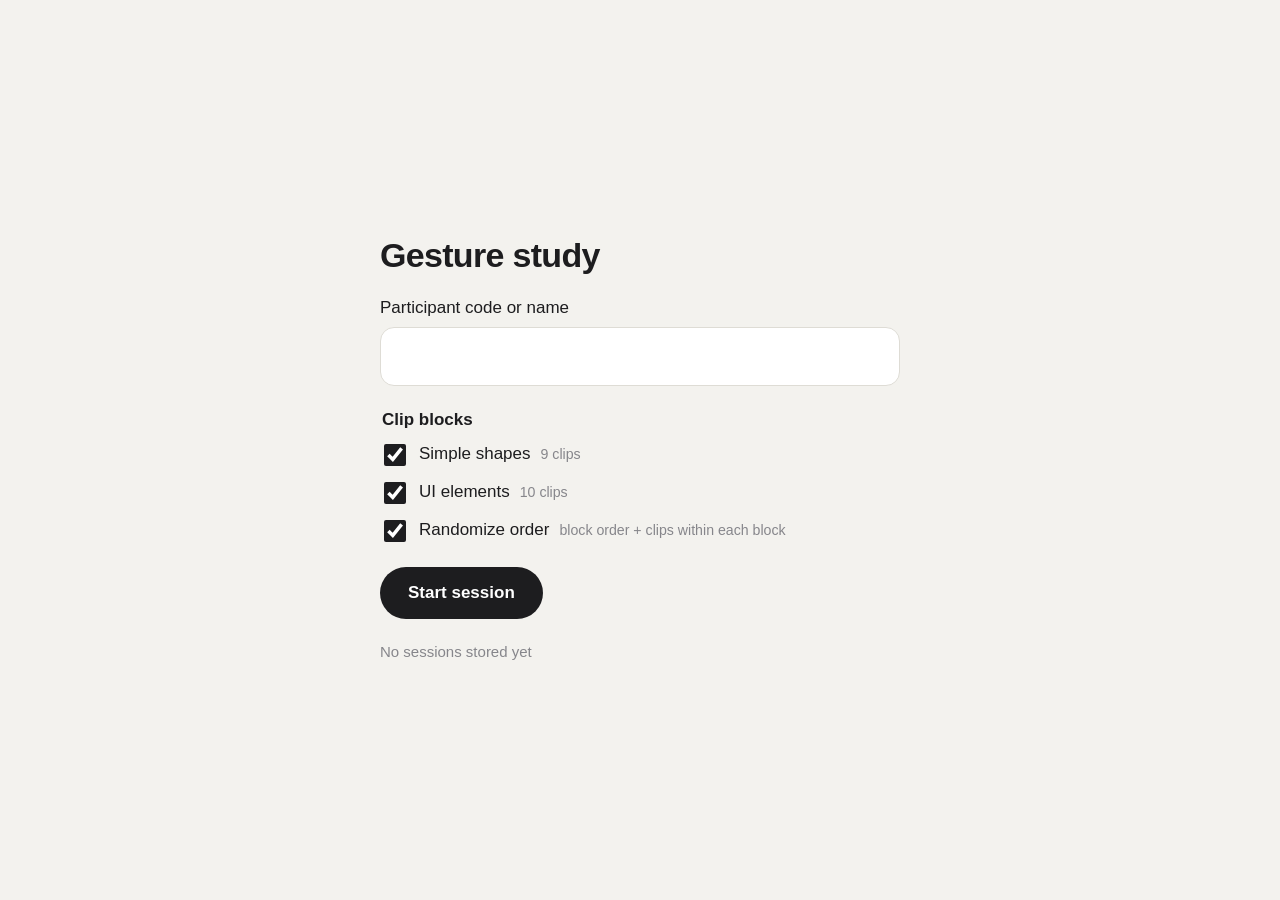
<file: index.html>
<!doctype html>
<html lang="en">
<head>
<meta charset="utf-8">
<meta name="viewport" content="width=device-width, initial-scale=1, maximum-scale=1, user-scalable=no, viewport-fit=cover">
<meta name="apple-mobile-web-app-capable" content="yes">
<meta name="mobile-web-app-capable" content="yes">
<meta name="apple-mobile-web-app-status-bar-style" content="default">
<meta name="apple-mobile-web-app-title" content="Gesture Study">
<meta name="theme-color" content="#f3f2ee">
<link rel="manifest" href="manifest.webmanifest">
<title>Gesture Study</title>
<link rel="stylesheet" href="styles.css">
</head>
<body class="kiosk">

<!-- Researcher setup -->
<section class="screen" id="entry">
  <form class="panel" id="entry-form">
    <h1>Gesture study</h1>
    <label class="text">Participant code or name
      <input id="subject" autocomplete="off" autocapitalize="characters" spellcheck="false" required>
    </label>
    <fieldset>
      <legend>Clip blocks</legend>
      <label class="check-row"><input type="checkbox" name="block" value="primitive" checked> Simple shapes <small data-count="primitive"></small></label>
      <label class="check-row"><input type="checkbox" name="block" value="ui" checked> UI elements <small data-count="ui"></small></label>
      <label class="check-row"><input type="checkbox" id="randomize" checked> Randomize order <small>block order + clips within each block</small></label>
    </fieldset>
    <div class="actions"><button type="submit">Start session</button></div>
    <div class="footer"><span id="stored"></span><button type="button" class="link" id="export-all" hidden>Export all</button></div>
  </form>
</section>

<!-- Hand-off: what the participant reads -->
<section class="screen" id="intro" hidden>
  <div class="panel">
    <h1>Thanks for helping out</h1>
    <p class="big">You'll watch a series of short animations. For each one, draw a gesture you would use to describe that motion to someone else, like a collaborator or an AI tool.</p>
    <p>There are no right answers. Draw while it plays or after, and use as many strokes as you need. Tap <b>Next</b> when you're happy with your drawing.</p>
    <div class="actions"><button id="begin">Begin</button></div>
  </div>
</section>

<section class="screen" id="trial" hidden>
  <div class="trial-top">
    <div class="progress"><div class="progress-bar"><i id="progress-fill"></i></div><span id="progress-text"></span></div>
  </div>
  <div class="stage-wrap" id="stage-wrap">
    <div class="stage" id="stage"></div>
    <button class="replay" id="replay">↺ Replay</button>
  </div>
  <div class="canvas-wrap" id="canvas-wrap">
    <div class="canvas-hint" id="hint">Draw here</div>
    <canvas id="canvas"></canvas>
  </div>
  <div class="trial-bottom">
    <button class="secondary" id="clear" disabled>Clear</button>
    <button id="next" disabled>Next</button>
  </div>
</section>

<section class="screen" id="end" hidden>
  <div class="panel">
    <h1>All done — thank you!</h1>
    <p class="big">Please hand the iPad back to the researcher.</p>
    <div class="actions" style="margin-top:40px">
      <button id="export" disabled>Export data</button>
      <button class="secondary" id="new-session">New session</button>
    </div>
    <p id="export-status" style="color:var(--muted);font-size:15px"></p>
  </div>
</section>

<script src="clips.js"></script>
<script src="app.js"></script>
</body>
</html>
</file>
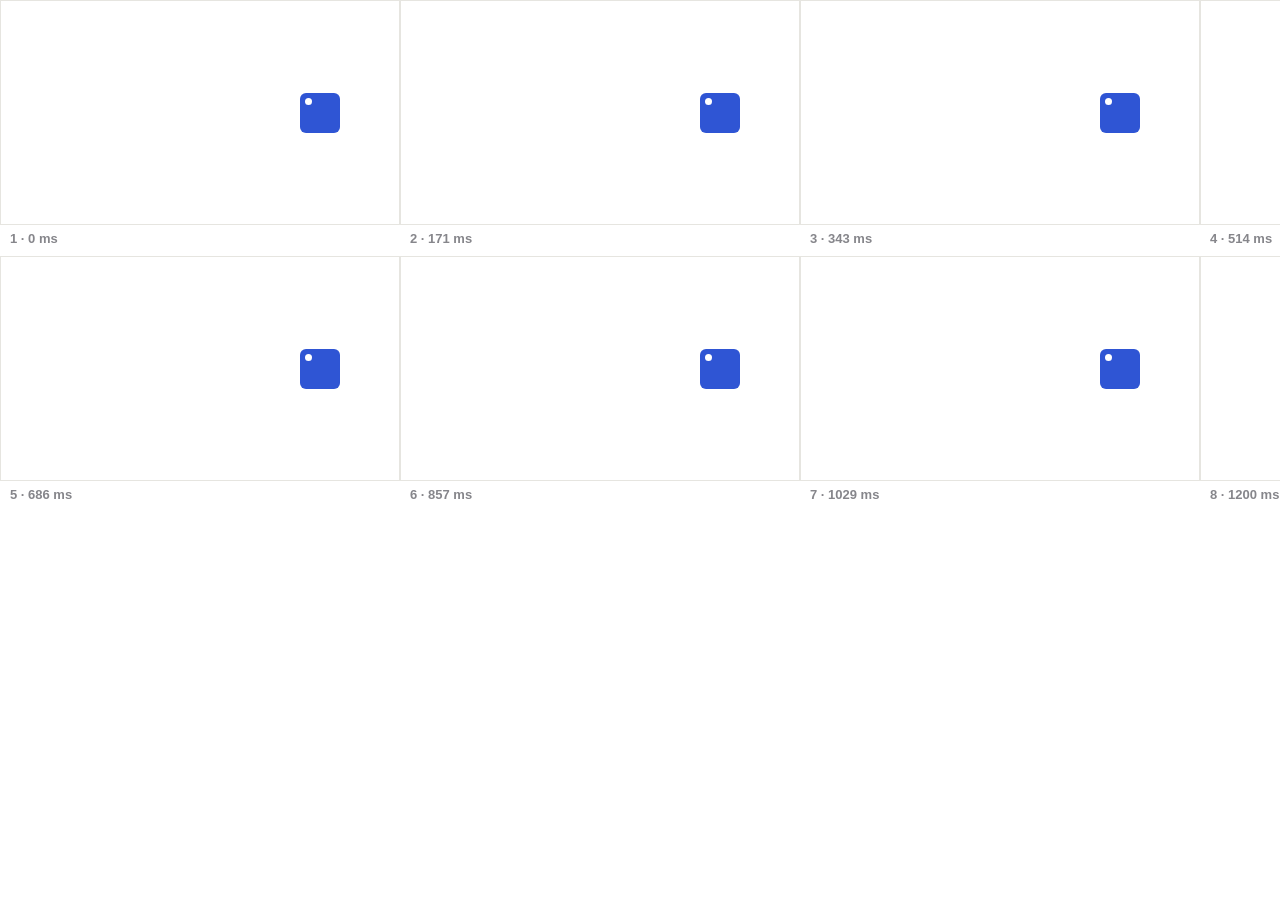
<file: filmstrip.html>
<!doctype html>
<!-- Renders one clip as a strip of stills, for showing the motion to a model that can't watch video.
     filmstrip.html?clip=<clip id>&frames=8 -->
<html lang="en">
<head>
<meta charset="utf-8">
<title>Filmstrip</title>
<link rel="stylesheet" href="styles.css">
<style>
  body { margin: 0; background: #fff; }
  .strip { display: grid; grid-template-columns: repeat(var(--cols, 4), 400px); width: max-content; }
  .cell { position: relative; }
  .cell .stage-wrap { width: 400px; height: 225px; border-radius: 0; box-shadow: inset 0 0 0 1px #e6e5e0; }
  .cell .n { font: 600 13px -apple-system, sans-serif; color: #86868b; padding: 6px 10px 10px; }
</style>
</head>
<body>
<div class="strip" id="strip"></div>
<script src="clips.js"></script>
<script>
const q = new URLSearchParams(location.search);
const clip = CLIPS.find(c => c.id === q.get('clip')) ?? CLIPS[0];
const frames = +(q.get('frames') ?? 8);
const cols = +(q.get('cols') ?? 4);
strip.style.setProperty('--cols', cols);

// Sample the motion itself: the still lead-in and hold at the end carry no information.
const probe = new ClipPlayer(document.createElement('div'));
probe.load(clip);
const motion = probe.period - 400 - 900;   // LEAD_MS, HOLD_MS

for (let i = 0; i < frames; i++) {
  const phase = 400 + motion * (i / (frames - 1));
  const cell = document.createElement('div');
  cell.className = 'cell';
  cell.innerHTML = `<div class="stage-wrap"><div class="stage"></div></div><div class="n">${i + 1} · ${Math.round(phase - 400)} ms</div>`;
  strip.append(cell);
  const stage = cell.querySelector('.stage');
  fitStage(cell.querySelector('.stage-wrap'), stage);
  const p = new ClipPlayer(stage);
  p.load(clip);
  p.setPhase(phase);
}
document.title = `${clip.id} · ${Math.round(motion)} ms`;
</script>
</body>
</html>
</file>
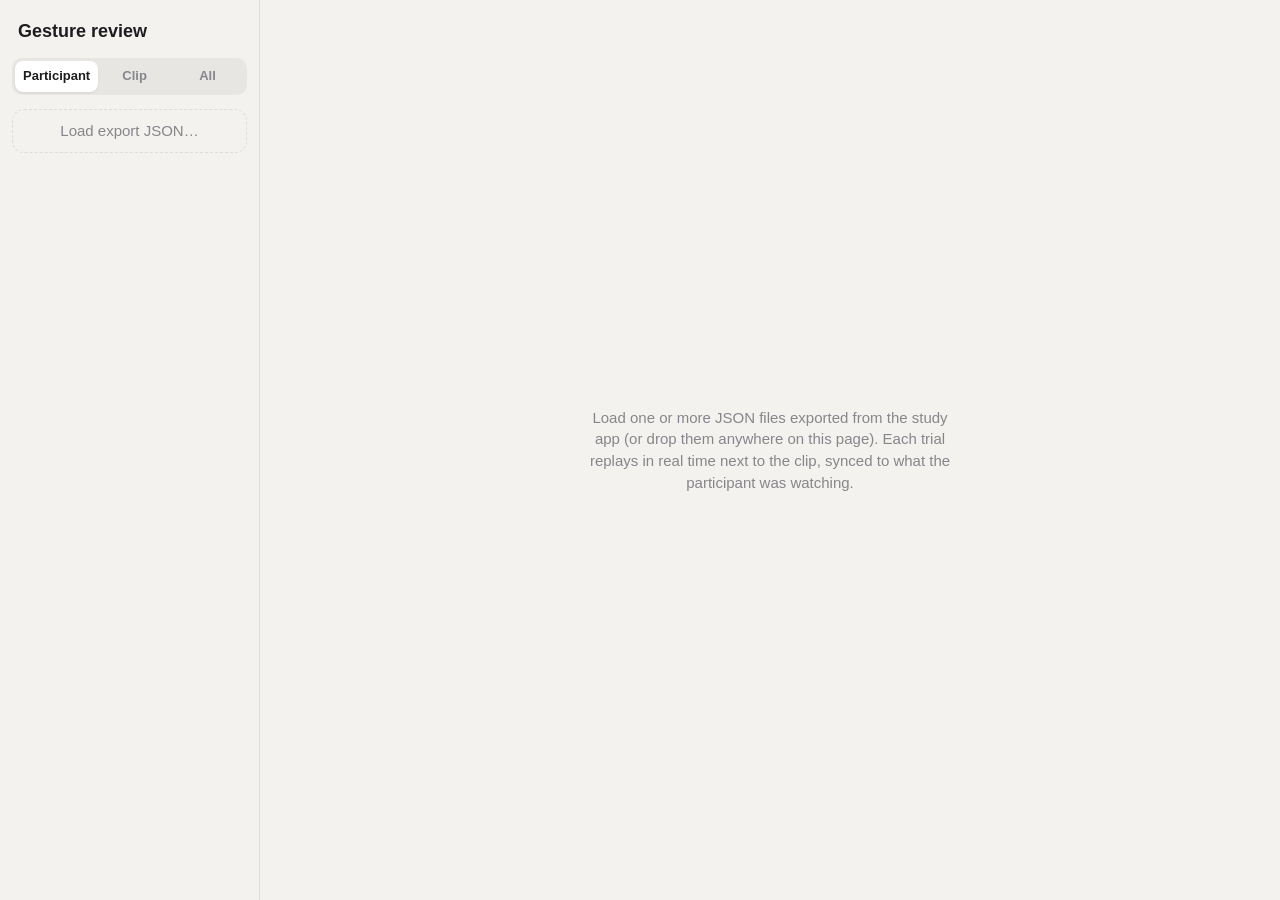
<file: review.html>
<!doctype html>
<html lang="en">
<head>
<meta charset="utf-8">
<meta name="viewport" content="width=device-width, initial-scale=1">
<title>Gesture Review</title>
<link rel="stylesheet" href="styles.css">
<style>
  body { display: grid; grid-template-columns: 260px 1fr; height: 100vh; overflow: hidden; font-size: 15px; }
  aside { border-right: 1px solid var(--line); overflow-y: auto; padding: 18px 12px; display: flex; flex-direction: column; gap: 14px; }
  aside h1 { font-size: 18px; margin: 0 6px; }
  .load { display: block; text-align: center; padding: 10px; border-radius: 12px; border: 1.5px dashed var(--line); color: var(--muted); cursor: pointer; }
  .load input { display: none; }
  .sess h2 { font-size: 13px; text-transform: uppercase; letter-spacing: .05em; color: var(--muted); margin: 6px 6px 4px; font-weight: 600; }
  .trial-btn {
    display: flex; justify-content: space-between; gap: 8px; width: 100%; text-align: left; padding: 7px 10px;
    border-radius: 8px; background: none; color: var(--ink); font-weight: 400; font-size: 14px;
  }
  .trial-btn:hover { background: rgba(0,0,0,.04); }
  .trial-btn.on { background: var(--ink); color: #fff; }
  .trial-btn small { opacity: .55; font-variant-numeric: tabular-nums; }

  main { overflow-y: auto; padding: 18px 22px; display: flex; flex-direction: column; gap: 14px; }
  .empty { margin: auto; color: var(--muted); text-align: center; max-width: 380px; }
  .head { display: flex; align-items: baseline; gap: 12px; flex-wrap: wrap; }
  .head h2 { margin: 0; font-size: 22px; }
  .head span { color: var(--muted); }
  .views { display: grid; grid-template-columns: 1fr 1fr; gap: 14px; height: 44vh; min-height: 260px; }
  .views .stage-wrap, .draw-wrap { position: relative; background: #fff; border-radius: 14px; overflow: hidden; }
  .draw-wrap canvas { position: absolute; inset: 0; width: 100%; height: 100%; }
  .tag { position: absolute; left: 12px; top: 10px; font-size: 12px; color: var(--muted); z-index: 1; }

  .transport { display: flex; align-items: center; gap: 12px; flex-wrap: wrap; }
  .transport button { padding: 8px 16px; font-size: 14px; }
  .transport input[type=range] { flex: 1; min-width: 200px; accent-color: var(--ink); }
  .time { font-variant-numeric: tabular-nums; color: var(--muted); min-width: 110px; }
  .opts { display: flex; gap: 16px; flex-wrap: wrap; color: #48484a; }
  .opts label { display: flex; align-items: center; gap: 6px; }
  select { font: inherit; padding: 6px 8px; border-radius: 8px; border: 1px solid var(--line); background: #fff; }

  .chart-wrap { position: relative; height: 150px; background: #fff; border-radius: 14px; }
  .chart-wrap canvas { position: absolute; inset: 0; width: 100%; height: 100%; }
  table { border-collapse: collapse; font-variant-numeric: tabular-nums; font-size: 13.5px; }
  th, td { text-align: right; padding: 5px 12px; border-bottom: 1px solid var(--line); }
  th:first-child, td:first-child { text-align: left; }
  th { color: var(--muted); font-weight: 500; }
  tr.cleared td { color: var(--muted); text-decoration: line-through; }
  .legend { display: flex; align-items: center; gap: 10px; color: var(--muted); font-size: 13px; flex-wrap: wrap; }
  .legend .ramp { width: 90px; height: 8px; border-radius: 4px; background: linear-gradient(90deg, #2f55d4, #9b4dca, #f76707); }
  .legend .key { display: flex; align-items: center; gap: 5px; color: var(--ink); }
  .legend .key i { width: 12px; height: 12px; border-radius: 3px; }
  .seg { display: flex; background: rgba(0,0,0,.05); border-radius: 10px; padding: 3px; }
  .seg button { flex: 1; padding: 6px 8px; font-size: 13px; border-radius: 8px; background: none; color: var(--muted); }
  .seg button.on { background: #fff; color: var(--ink); box-shadow: 0 1px 2px rgba(0,0,0,.08); }
  .trial-btn:disabled { opacity: .35; }
  .clip-top { display: grid; grid-template-columns: minmax(0, 1.4fr) minmax(220px, 1fr); gap: 14px; height: 32vh; min-height: 220px; }
  .clip-ctrl { display: flex; flex-direction: column; gap: 12px; color: #48484a; }
  .clip-ctrl label { display: flex; align-items: center; gap: 8px; }
  .clip-ctrl p { margin: 0; font-size: 13px; color: var(--muted); }
  .grid { display: grid; grid-template-columns: repeat(auto-fill, minmax(220px, 1fr)); gap: 12px; }
  .card { padding: 0; border-radius: 14px; background: #fff; color: var(--ink); font-weight: 400; text-align: left; overflow: hidden; }
  .card:hover { box-shadow: 0 0 0 2px var(--line); }
  .card canvas { display: block; width: 100%; aspect-ratio: 4 / 3; }
  .cap { display: flex; justify-content: space-between; align-items: baseline; gap: 8px; padding: 8px 12px; border-top: 1px solid #f0efea; font-size: 13px; }
  .cap span { color: var(--muted); }
  .card.ai-frames { background: #faf8ff; }
  .card.ai-text { background: #fff9f4; }
  .card.ai-frames .cap b { color: #6d4bd4; }
  .card.ai-text .cap b { color: #c2410c; }
  .card.human .cap b { color: #0f766e; }
  .ai-tag { font-style: normal; border-radius: 5px; padding: 1px 5px; letter-spacing: 0; }
  #sheet-view { flex-direction: column; gap: 14px; min-height: 0; flex: 1; }
  .sheet-grid {
    display: grid; grid-template-columns: 150px minmax(0, 1fr); grid-template-rows: 30px minmax(0, 1fr);
    flex: 1; min-height: 320px; background: #efeee9; border-radius: 14px; overflow: hidden;
  }
  .sheet-corner { background: var(--bg); }
  #sheet-top, #sheet-left { display: block; width: 100%; height: 100%; background: var(--bg); }
  .sheet-viewport { position: relative; overflow: hidden; }
  .sheet-viewport #sheet { position: absolute; inset: 0; width: 100%; height: 100%; }
  .sheet-scroll { position: absolute; inset: 0; overflow: auto; cursor: pointer; }
  #sheet-spacer { width: 1px; height: 1px; }
  .zoomer { display: flex; align-items: center; gap: 8px; }
  .zoomer button { padding: 4px 12px; font-size: 15px; line-height: 1.2; }
  .zoomer input[type=range] { width: 130px; accent-color: var(--ink); }
  .zoomer .time { min-width: 46px; }
  .hintline { margin: 0; font-size: 12.5px; color: var(--muted); }
  @media (max-width: 900px) {
    #sheet-view { min-height: 70vh; }
    .clip-top { grid-template-columns: 1fr; height: auto; }
    .clip-top .stage-wrap { aspect-ratio: 16 / 9; }
    body { display: block; height: auto; overflow: auto; }
    aside { border-right: 0; border-bottom: 1px solid var(--line); max-height: 40vh; }
    .views { grid-template-columns: 1fr; height: auto; }
    .views > * { aspect-ratio: 16 / 10; }
  }
</style>
</head>
<body>
<aside>
  <h1>Gesture review</h1>
  <div class="seg"><button data-mode="participant" class="on">Participant</button><button data-mode="clip">Clip</button><button data-mode="sheet">All</button></div>
  <label class="load">Load export JSON…<input type="file" id="files" accept=".json,application/json" multiple></label>
  <div id="list"></div>
</aside>
<main id="main">
  <div class="empty" id="empty">Load one or more JSON files exported from the study app (or drop them anywhere on this page). Each trial replays in real time next to the clip, synced to what the participant was watching.</div>
  <div id="viewer" style="display:none">
    <div class="head"><h2 id="title"></h2><span id="meta"></span></div>
    <div class="views">
      <div class="stage-wrap" id="stage-wrap"><span class="tag">Reference clip, as the participant saw it</span><div class="stage" id="stage"></div></div>
      <div class="draw-wrap" id="draw-wrap"><span class="tag">Drawing</span><canvas id="draw"></canvas></div>
    </div>
    <div class="transport">
      <button id="play">Play</button>
      <button class="secondary" id="to-stroke">Jump to first stroke</button>
      <input type="range" id="scrub" min="0" max="1000" step="1" value="0">
      <span class="time" id="time"></span>
    </div>
    <div class="opts">
      <label>Speed <select id="rate"><option value="0.1">0.1×</option><option value="0.25">0.25×</option><option value="0.5">0.5×</option><option value="1" selected>1×</option><option value="2">2×</option></select></label>
      <label><input type="checkbox" id="by-speed" checked> Colour by speed</label>
      <label><input type="checkbox" id="ghost" checked> Ghost of full drawing</label>
      <label><input type="checkbox" id="show-cleared"> Show cleared &amp; palm strokes</label>
      <span class="legend"><span>slow</span><i class="ramp"></i><span>fast</span></span>
    </div>
    <div class="chart-wrap"><canvas id="chart"></canvas></div>
    <p id="groups" style="margin:0;color:#48484a"></p>
    <table id="strokes"></table>
  </div>
  <div id="clip-view" style="display:none">
    <div class="head"><h2 id="c-title"></h2><span id="c-meta"></span></div>
    <div class="clip-top">
      <div class="stage-wrap" id="c-stage-wrap"><span class="tag">Reference clip (looping)</span><div class="stage" id="c-stage"></div></div>
      <div class="clip-ctrl">
        <div class="transport"><button id="c-play">Play all</button><span class="time" id="c-time"></span></div>
        <label>Show <select id="c-who"><option value="all">Everyone</option></select></label>
        <label>Speed <select id="c-rate"><option value="0.25">0.25×</option><option value="0.5">0.5×</option><option value="1" selected>1×</option><option value="2">2×</option></select></label>
        <label><input type="checkbox" id="c-fit" checked> Zoom each drawing to fit</label>
        <label>Colour by <select id="c-color"><option value="who" selected>Who drew it</option><option value="speed">Speed</option><option value="plain">Nothing</option></select></label>
      <span class="legend" id="c-legend"></span>
        <p>Play all starts every entry from its first stroke, so timing compares side by side. Speed colours use one scale across all entries. Click an entry to open it.</p>
      </div>
    </div>
    <div class="grid" id="c-grid"></div>
  </div>
  <div id="sheet-view" style="display:none">
    <div class="head"><h2>Every trial</h2><span id="m-meta"></span></div>
    <div class="opts">
      <button id="m-play">Play all</button><span class="time" id="m-time"></span>
      <label>Show <select id="m-who"><option value="all">Everyone</option></select></label>
      <span class="zoomer">
        <button class="secondary" id="m-zoom-out-btn" title="Zoom out (−)">−</button>
        <input type="range" id="m-zoom" min="0.12" max="6" step="0.01" value="1" title="Zoom">
        <button class="secondary" id="m-zoom-in-btn" title="Zoom in (+)">+</button>
        <span id="m-zoom-out" class="time">100%</span>
        <button class="secondary" id="m-fit" title="Fit everything (0)">Fit all</button>
      </span>
      <label><input type="checkbox" id="m-fit-draw" checked> Zoom each drawing to fit</label>
      <label>Colour by <select id="m-color"><option value="who" selected>Who drew it</option><option value="speed">Speed</option><option value="plain">Nothing</option></select></label>
      <span class="legend" id="m-legend"></span>
    </div>
    <div class="sheet-grid">
      <div class="sheet-corner"></div>
      <canvas id="sheet-top"></canvas>
      <canvas id="sheet-left"></canvas>
      <div class="sheet-viewport" id="sheet-viewport">
        <canvas id="sheet"></canvas>
        <div class="sheet-scroll" id="sheet-scroll"><div id="sheet-spacer"></div></div>
      </div>
    </div>
    <p class="hintline">Scroll to move · ⌘/ctrl + scroll or pinch to zoom · double-click a trial to zoom to it · click to open it · + − 0 on the keyboard</p>
  </div>
</main>
<script src="clips.js"></script>
<script src="review.js"></script>
</body>
</html>
</file>
<file: styles.css>
:root {
  --bg: #f3f2ee;
  --card: #fff;
  --ink: #1d1d1f;
  --muted: #86868b;
  --line: #dedcd5;
  --accent: #2f55d4;
}

* { box-sizing: border-box; -webkit-tap-highlight-color: transparent; }

html, body {
  margin: 0; height: 100%;
  background: var(--bg); color: var(--ink);
  font: 17px/1.45 -apple-system, BlinkMacSystemFont, "SF Pro Text", "Helvetica Neue", sans-serif;
}

button {
  font: inherit; font-weight: 600; border: 0; border-radius: 999px;
  padding: 14px 28px; background: var(--ink); color: #fff; cursor: pointer;
  touch-action: manipulation;
}
button.secondary { background: transparent; color: var(--ink); box-shadow: inset 0 0 0 1.5px var(--line); }
button.link { background: none; color: var(--accent); padding: 6px 4px; font-weight: 500; }
button:disabled { opacity: .35; cursor: default; }

/* ---------- stage (shared with review) ---------- */

.stage-wrap { position: relative; background: #fff; border-radius: 18px; overflow: hidden; }
.stage {
  position: absolute; left: 50%; top: 50%; width: 800px; height: 450px;
  transform: translate(-50%, -50%) scale(var(--s, 1));
  pointer-events: none;
  --ui-ink: #1d1d1f;
}
.stage * { box-sizing: border-box; }
.stage > * { position: absolute; }

.stage .shape { position: absolute; width: 80px; height: 80px; background: #2f55d4; border-radius: 12px; }
.stage .shape.circle { border-radius: 50%; }
.stage .shape.sq::after { /* orientation mark so rotation reads */
  content: ""; position: absolute; top: 12%; left: 12%; width: 18%; height: 18%; border-radius: 50%; background: #fff;
}
.stage .ax { width: 70px; height: 70px; }
.stage .floor { left: 120px; right: 120px; top: 400px; height: 2px; background: #d9d9de; }

.stage .phone {
  left: 270px; top: 10px; width: 260px; height: 430px; border-radius: 30px; overflow: hidden;
  background: #f2f2f7; box-shadow: 0 0 0 6px #1d1d1f;
}
.stage b { display: block; height: 8px; border-radius: 4px; background: #d6d6db; }
.stage b.sub { background: #e7e7eb; }
.stage b.title { height: 12px; background: #3a3a3c; }
.stage .appbar { height: 56px; padding: 26px 16px 0; background: #fff; }
.stage .row { position: relative; display: flex; align-items: center; gap: 10px; height: 52px; padding: 0 14px; background: #fff; border-top: 1px solid #efeff2; }
.stage .row span { flex: 1; display: flex; flex-direction: column; gap: 7px; }
.stage .avatar { width: 30px; height: 30px; border-radius: 50%; flex: none; }

.stage .scrim { position: absolute; inset: 0; background: rgba(0,0,0,.42); }
.stage .dialog {
  position: absolute; left: 24px; right: 24px; top: 130px; padding: 20px; border-radius: 16px; background: #fff;
  display: flex; flex-direction: column; gap: 10px;
}
.stage .dialog-btns { display: flex; gap: 8px; margin-top: 10px; }
.stage .dialog-btns i { flex: 1; height: 34px; border-radius: 10px; background: #ececf0; }
.stage .dialog-btns i.primary { background: #0a84ff; }
.stage .sheet { position: absolute; left: 0; right: 0; bottom: 0; height: 250px; border-radius: 20px 20px 0 0; background: #fff; padding: 10px 18px; }
.stage .sheet .handle { display: block; width: 40px; height: 5px; border-radius: 3px; background: #d1d1d6; margin: 0 auto 14px; }
.stage .opt { display: flex; align-items: center; gap: 12px; height: 50px; }
.stage .opt i { width: 28px; height: 28px; border-radius: 8px; flex: none; }
.stage .opt b { flex: none; }

.stage .tile { position: absolute; width: 110px; height: 140px; border-radius: 14px; background: #fff; overflow: hidden; }
.stage .tile .img { height: 70px; margin-bottom: 10px; }
.stage .tile > b { margin: 0 10px 7px; }
.stage .tile.hero { z-index: 2; }
.stage .detail { padding: 10px 10px 0; display: flex; flex-direction: column; gap: 9px; }
.stage .detail b { margin: 0; }

.stage .toast {
  position: absolute; top: 12px; left: 12px; right: 12px; height: 64px; border-radius: 16px; background: #fff;
  box-shadow: 0 6px 20px rgba(0,0,0,.14); display: flex; align-items: center; gap: 12px; padding: 0 14px; z-index: 3;
}
.stage .toast > i { width: 36px; height: 36px; border-radius: 10px; flex: none; }
.stage .toast span { flex: 1; display: flex; flex-direction: column; gap: 8px; }

.stage .switch { left: 340px; top: 193px; width: 120px; height: 64px; border-radius: 32px; background: #e5e5ea; }
.stage .knob { position: absolute; left: 4px; top: 4px; width: 56px; height: 56px; border-radius: 50%; background: #fff; box-shadow: 0 2px 6px rgba(0,0,0,.22); }

.stage .like { left: 360px; top: 185px; width: 80px; height: 80px; }
.stage .like > * { position: absolute; }
.stage .heart { inset: 0; color: #c7c7cc; }
.stage .heart svg { width: 100%; height: 100%; display: block; }
.stage .ring { inset: -8px; border-radius: 50%; border: 3px solid #ff375f; opacity: 0; }
.stage .dot { left: 36px; top: 36px; width: 9px; height: 9px; border-radius: 50%; background: #ff375f; opacity: 0; }

.stage .tabbar { left: 190px; top: 110px; width: 420px; height: 52px; display: flex; border-bottom: 1px solid #e5e5ea; }
.stage .tab { flex: 1; text-align: center; line-height: 50px; font-weight: 600; font-size: 19px; color: #8e8e93; }
.stage .tab.t1 { color: #1d1d1f; }
.stage .ind { position: absolute; bottom: -1px; left: 20px; width: 100px; height: 3px; border-radius: 2px; background: #1d1d1f; }
.stage .panes-view { left: 190px; top: 176px; width: 420px; height: 176px; overflow: hidden; }
.stage .panes { display: flex; width: 1260px; height: 100%; }
.stage .pane { width: 420px; display: grid; grid-template-columns: repeat(4, 1fr); gap: 8px; }
.stage .pane i { border-radius: 10px; }
.stage .pane.people i { border-radius: 50%; aspect-ratio: 1; }

.stage .form { left: 250px; top: 115px; width: 300px; display: flex; flex-direction: column; gap: 12px; }
.stage .field {
  height: 52px; border: 2px solid #d1d1d6; border-radius: 12px; background: #fff;
  display: flex; align-items: center; padding: 0 16px; font-size: 20px; letter-spacing: 2px; color: #3a3a3c;
}
.stage .err { color: #ff3b30; font-size: 15px; height: 18px; margin: -4px 0 0 4px; opacity: 0; }
.stage .btn { height: 52px; border-radius: 12px; background: #1d1d1f; color: #fff; display: grid; place-items: center; font-weight: 600; }

.stage .morph {
  left: 280px; top: 193px; width: 240px; height: 64px; border-radius: 32px; background: #0a84ff;
  color: #fff; display: grid; place-items: center; font-weight: 600; font-size: 21px; overflow: hidden;
}
.stage .morph > * { grid-area: 1 / 1; }
.stage .spinner { width: 30px; height: 30px; border-radius: 50%; border: 3px solid rgba(255,255,255,.35); border-top-color: #fff; opacity: 0; }
.stage .check { width: 34px; height: 34px; }
.stage .check svg { width: 100%; height: 100%; display: block; }

/* ---------- capture app ---------- */

body.kiosk {
  position: fixed; inset: 0; overflow: hidden; overscroll-behavior: none;
  -webkit-user-select: none; user-select: none; -webkit-touch-callout: none;
}
input { -webkit-user-select: text; user-select: text; }

.screen {
  position: absolute; inset: 0; display: flex; flex-direction: column;
  padding: env(safe-area-inset-top) env(safe-area-inset-right) env(safe-area-inset-bottom) env(safe-area-inset-left);
}
.screen[hidden] { display: none; }
.panel { margin: auto; width: min(520px, calc(100% - 48px)); display: flex; flex-direction: column; gap: 22px; }
.panel h1 { margin: 0; font-size: 34px; letter-spacing: -.02em; line-height: 1.1; }
.panel p { margin: 0; color: #48484a; }
.panel .big { font-size: 21px; color: var(--ink); }
.panel label.text input {
  display: block; width: 100%; margin-top: 6px; padding: 14px 16px; font: inherit; font-size: 20px;
  border: 1.5px solid var(--line); border-radius: 14px; background: #fff;
}
.panel fieldset { border: 0; padding: 0; margin: 0; display: flex; flex-direction: column; gap: 10px; }
.panel legend { font-weight: 600; margin-bottom: 8px; }
.check-row { display: flex; align-items: center; gap: 10px; }
.check-row input { width: 22px; height: 22px; accent-color: var(--ink); }
.check-row small { color: var(--muted); }
.panel .footer { color: var(--muted); font-size: 15px; display: flex; align-items: center; gap: 6px; flex-wrap: wrap; }
.panel .actions { display: flex; gap: 12px; flex-wrap: wrap; }

#trial { gap: 12px; padding-left: max(16px, env(safe-area-inset-left)); padding-right: max(16px, env(safe-area-inset-right)); }
.trial-top { display: flex; align-items: center; justify-content: space-between; padding-top: 12px; color: var(--muted); font-size: 15px; font-variant-numeric: tabular-nums; }
.progress { display: flex; align-items: center; gap: 12px; }
.progress-bar { width: 140px; height: 4px; border-radius: 2px; background: var(--line); overflow: hidden; }
.progress-bar i { display: block; height: 100%; background: var(--ink); transition: width .3s; }
#trial .stage-wrap { flex: 0 0 40%; }
.replay {
  position: absolute; right: 12px; bottom: 12px; padding: 10px 16px; font-size: 15px;
  background: rgba(29,29,31,.07); color: var(--ink);
}
.canvas-wrap { flex: 1; position: relative; background: #fff; border-radius: 18px; overflow: hidden; }
.canvas-wrap canvas { position: absolute; inset: 0; width: 100%; height: 100%; touch-action: none; }
.canvas-hint[hidden] { display: none; }
.canvas-hint {
  position: absolute; inset: 0; display: grid; place-items: center; color: #c2c1bb; font-size: 19px; pointer-events: none;
}
.trial-bottom { display: flex; align-items: center; justify-content: space-between; gap: 12px; padding-bottom: max(16px, env(safe-area-inset-bottom)); }
</file>
